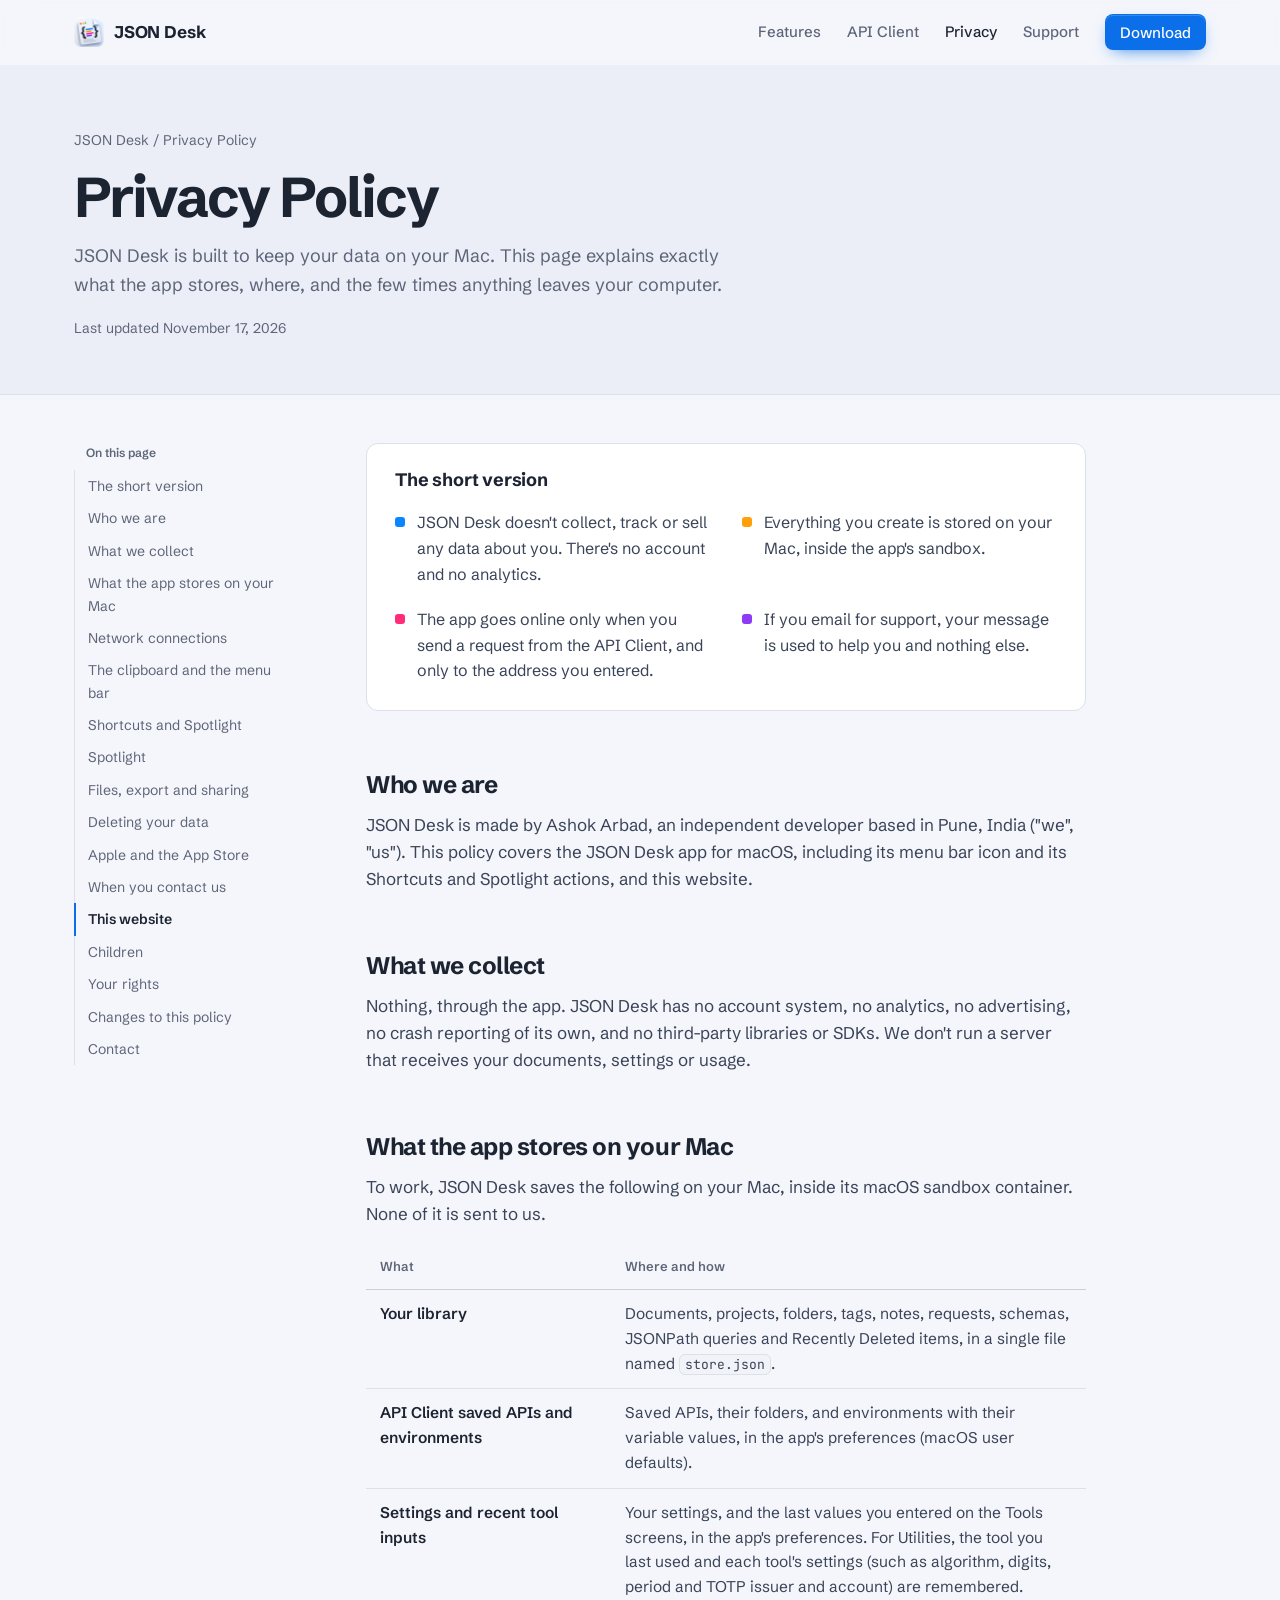
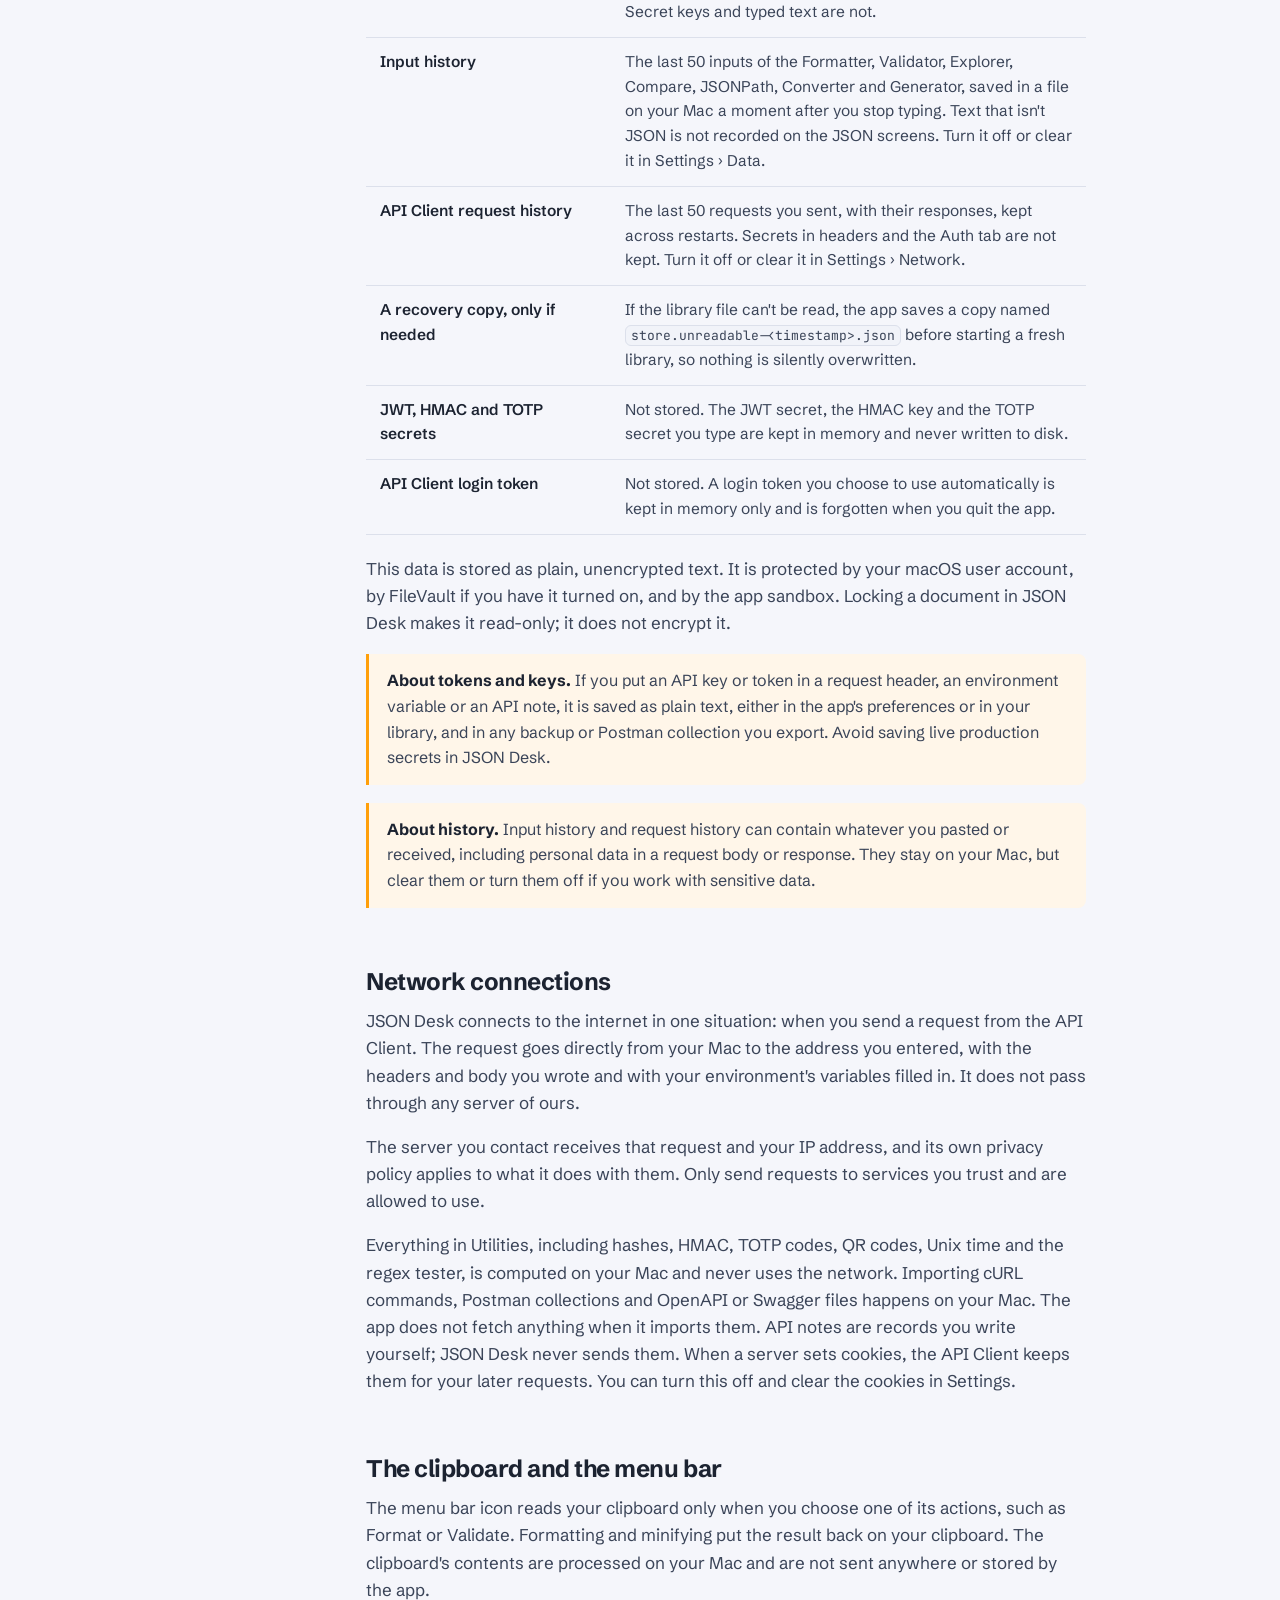
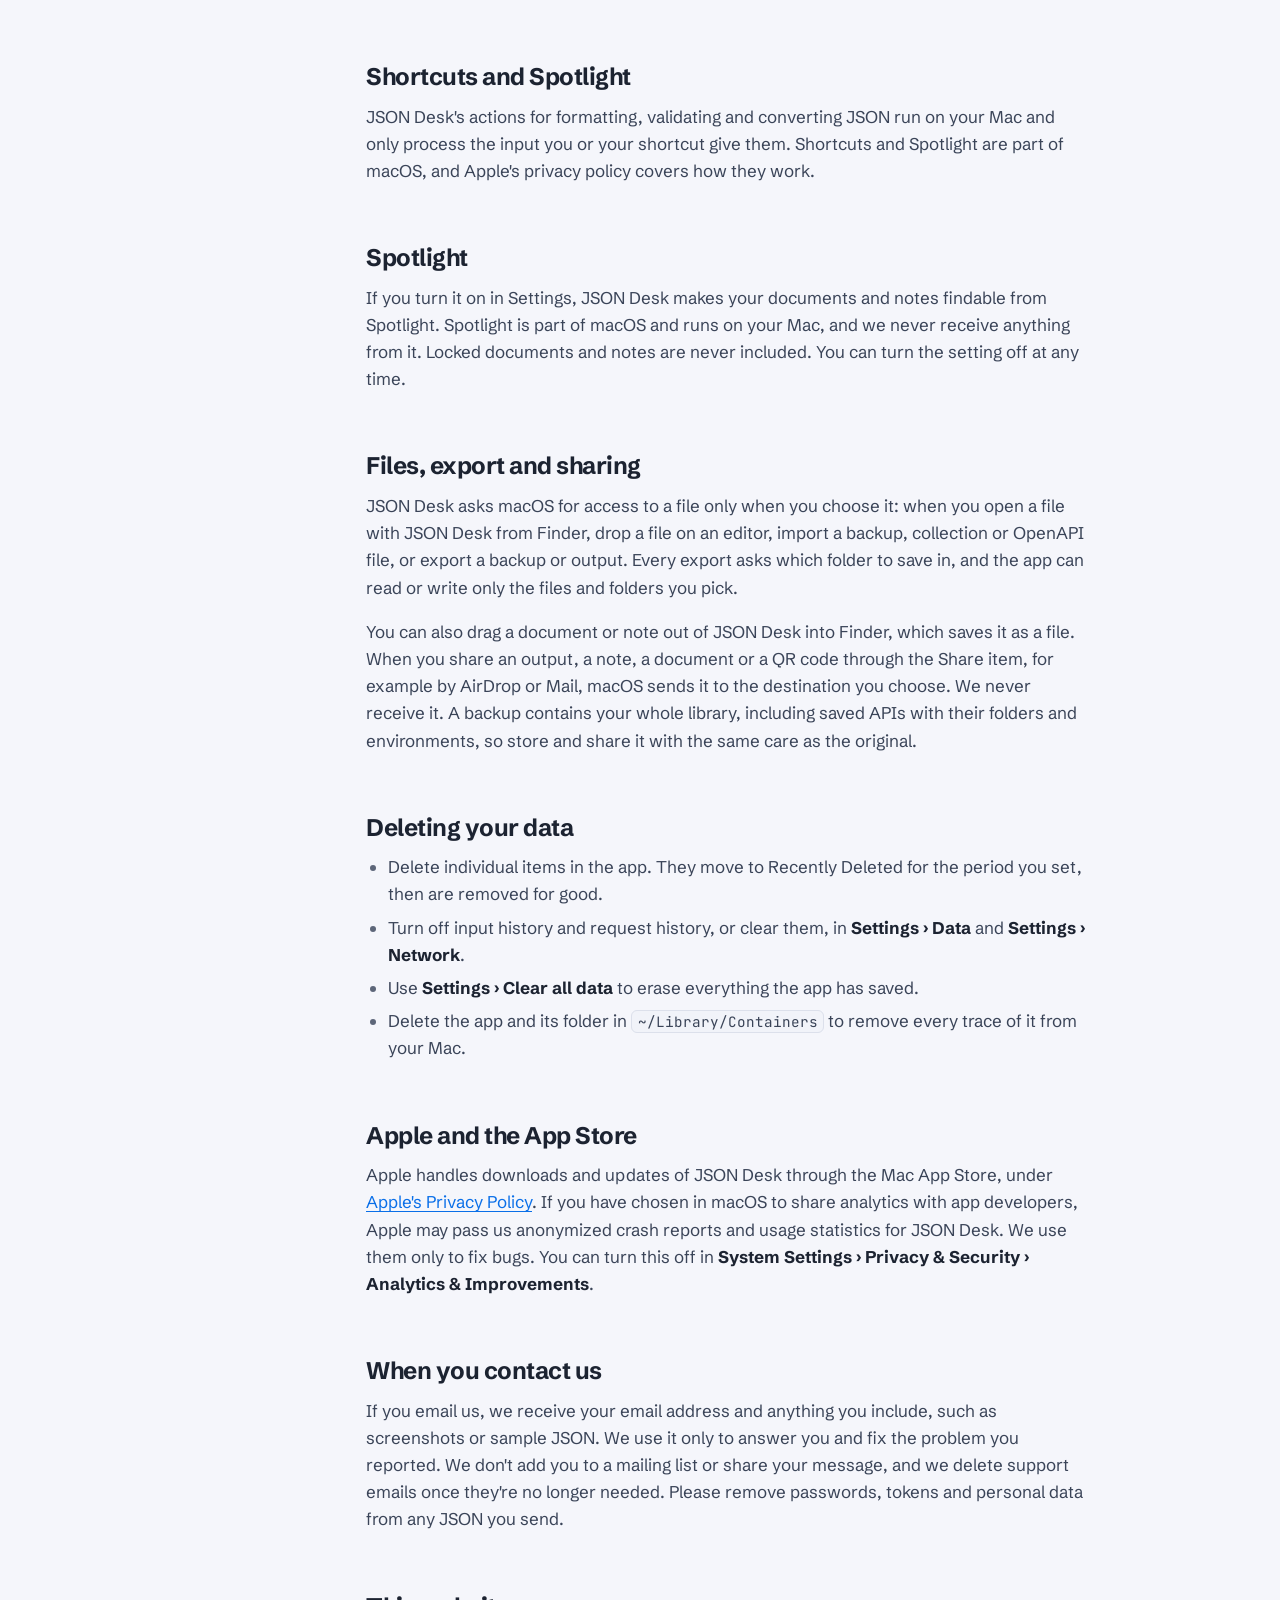
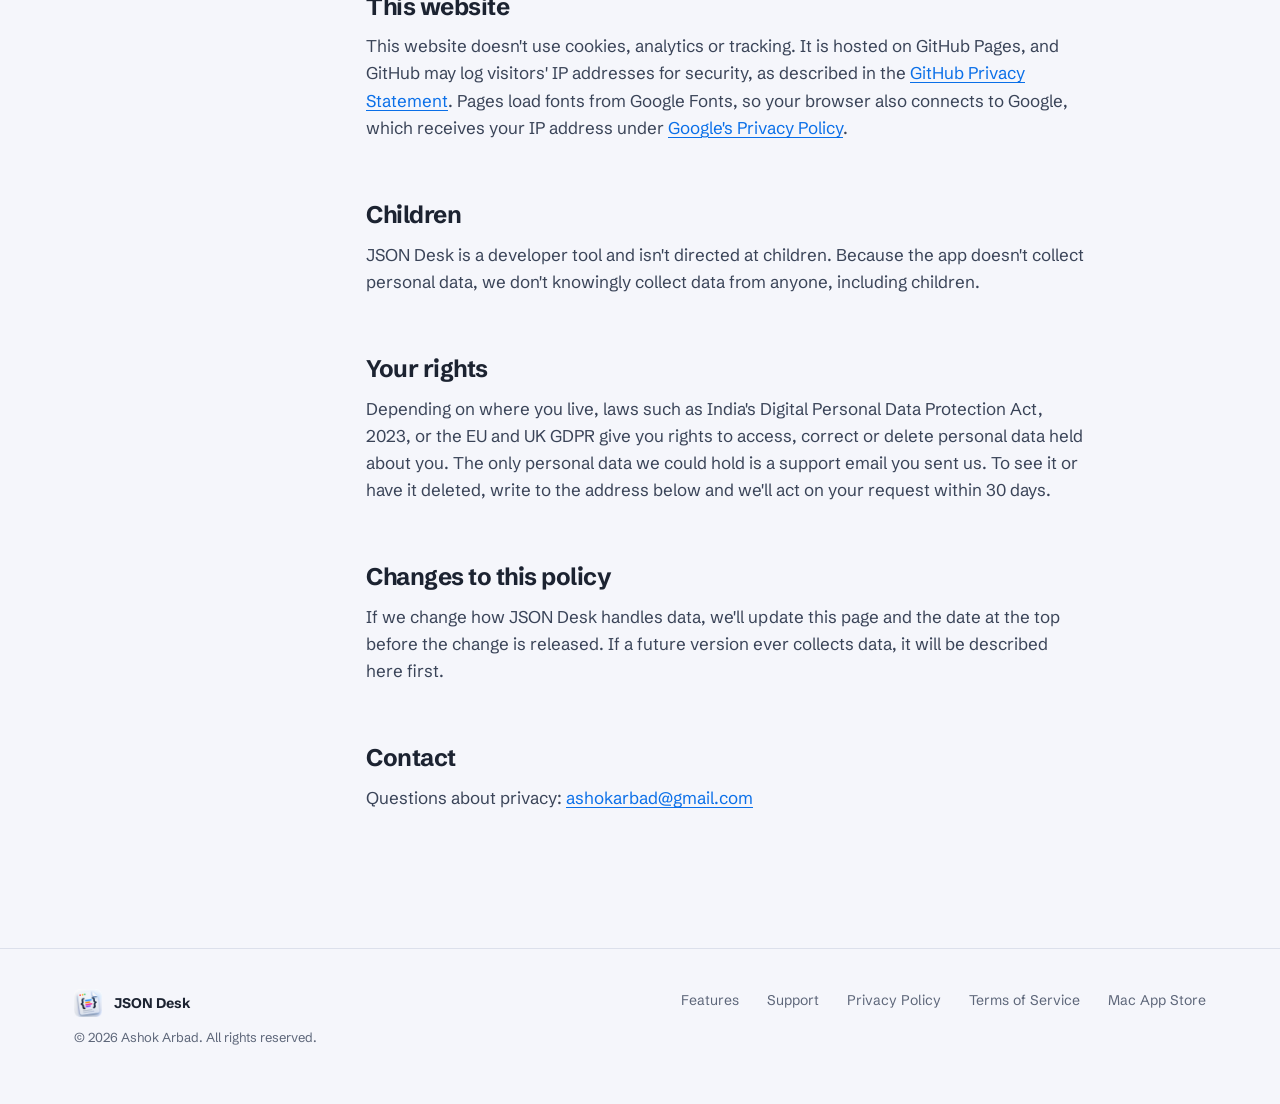
<file: privacy-policy.html>
<!doctype html>
<html lang="en">
<head>
  <meta charset="utf-8">
  <meta name="viewport" content="width=device-width, initial-scale=1">
  <title>Privacy Policy | JSON Desk</title>
  <meta name="description" content="How JSON Desk handles your data. No account, no analytics, and everything you create stays on your Mac.">
  <link rel="canonical" href="https://ashokarbad.github.io/JSNDeskWeb/privacy-policy">
  <meta name="color-scheme" content="light dark">
  <meta name="theme-color" content="#ECEEF7" media="(prefers-color-scheme: light)">
  <meta name="theme-color" content="#121621" media="(prefers-color-scheme: dark)">
  <meta property="og:title" content="Privacy Policy | JSON Desk">
  <meta property="og:description" content="How JSON Desk handles your data. No account, no analytics, and everything you create stays on your Mac.">
  <meta property="og:url" content="https://ashokarbad.github.io/JSNDeskWeb/privacy-policy">
  <meta property="og:image" content="https://ashokarbad.github.io/JSNDeskWeb/icon.png">
  <link rel="icon" type="image/png" href="icon.png">
  <link rel="apple-touch-icon" href="icon.png">
  <link rel="preconnect" href="https://fonts.googleapis.com">
  <link rel="preconnect" href="https://fonts.gstatic.com" crossorigin>
  <link href="https://fonts.googleapis.com/css2?family=JetBrains+Mono:wght@400;500;700&family=Schibsted+Grotesk:wght@400;500;600;700&display=swap" rel="stylesheet">
  <link rel="stylesheet" href="styles.css">
</head>
<body>
  <a class="skip" href="#main">Skip to content</a>

  <header class="site-header">
    <div class="wrap">
      <a class="brand" href="./"><img src="icon.png" alt="" width="30" height="30">JSON Desk</a>
      <nav class="site-nav" aria-label="Main">
        <a class="nav-wide" href="./#features">Features</a>
        <a class="nav-wide" href="./#api-client">API Client</a>
        <a href="privacy-policy" aria-current="page">Privacy</a>
        <a href="support">Support</a>
        <a class="btn btn-primary btn-sm nav-wide" href="https://apps.apple.com/in/app/json-desk/id6827042635?mt=12">Download</a>
      </nav>
    </div>
  </header>

  <main id="main">
    <div class="doc-hero">
      <div class="wrap">
        <p class="crumb"><a href="./">JSON Desk</a> / Privacy Policy</p>
        <h1>Privacy Policy</h1>
        <p class="lede">JSON Desk is built to keep your data on your Mac. This page explains exactly what the app stores, where, and the few times anything leaves your computer.</p>
        <p class="meta">Last updated November 17, 2026</p>
      </div>
    </div>

    <div class="wrap doc-layout">
      <nav class="toc" aria-label="On this page">
        <p>On this page</p>
        <ol>
          <li><a href="#short">The short version</a></li>
          <li><a href="#who">Who we are</a></li>
          <li><a href="#collect">What we collect</a></li>
          <li><a href="#on-your-mac">What the app stores on your Mac</a></li>
          <li><a href="#network">Network connections</a></li>
          <li><a href="#clipboard">The clipboard and the menu bar</a></li>
          <li><a href="#shortcuts">Shortcuts and Spotlight</a></li>
          <li><a href="#spotlight">Spotlight</a></li>
          <li><a href="#files">Files, export and sharing</a></li>
          <li><a href="#deleting">Deleting your data</a></li>
          <li><a href="#apple">Apple and the App Store</a></li>
          <li><a href="#support">When you contact us</a></li>
          <li><a href="#website">This website</a></li>
          <li><a href="#children">Children</a></li>
          <li><a href="#rights">Your rights</a></li>
          <li><a href="#changes">Changes to this policy</a></li>
          <li><a href="#contact">Contact</a></li>
        </ol>
      </nav>
      <article class="prose">
<section class="summary" aria-labelledby="short">
  <h2 id="short">The short version</h2>
  <div>JSON Desk doesn't collect, track or sell any data about you. There's no account and no analytics.</div>
  <div>Everything you create is stored on your Mac, inside the app's sandbox.</div>
  <div>The app goes online only when you send a request from the API Client, and only to the address you entered.</div>
  <div>If you email for support, your message is used to help you and nothing else.</div>
</section>

<h2 id="who">Who we are</h2>
<p>JSON Desk is made by Ashok Arbad, an independent developer based in Pune, India ("we", "us"). This policy covers the JSON Desk app for macOS, including its menu bar icon and its Shortcuts and Spotlight actions, and this website.</p>

<h2 id="collect">What we collect</h2>
<p>Nothing, through the app. JSON Desk has no account system, no analytics, no advertising, no crash reporting of its own, and no third-party libraries or SDKs. We don't run a server that receives your documents, settings or usage.</p>

<h2 id="on-your-mac">What the app stores on your Mac</h2>
<p>To work, JSON Desk saves the following on your Mac, inside its macOS sandbox container. None of it is sent to us.</p>
<table class="table">
  <thead><tr><th>What</th><th>Where and how</th></tr></thead>
  <tbody>
    <tr><td>Your library</td><td>Documents, projects, folders, tags, notes, requests, schemas, JSONPath queries and Recently Deleted items, in a single file named <code>store.json</code>.</td></tr>
    <tr><td>API Client saved APIs and environments</td><td>Saved APIs, their folders, and environments with their variable values, in the app's preferences (macOS user defaults).</td></tr>
    <tr><td>Settings and recent tool inputs</td><td>Your settings, and the last values you entered on the Tools screens, in the app's preferences. For Utilities, the tool you last used and each tool's settings (such as algorithm, digits, period and TOTP issuer and account) are remembered. Secret keys and typed text are not.</td></tr>
    <tr><td>Input history</td><td>The last 50 inputs of the Formatter, Validator, Explorer, Compare, JSONPath, Converter and Generator, saved in a file on your Mac a moment after you stop typing. Text that isn't JSON is not recorded on the JSON screens. Turn it off or clear it in Settings › Data.</td></tr>
    <tr><td>API Client request history</td><td>The last 50 requests you sent, with their responses, kept across restarts. Secrets in headers and the Auth tab are not kept. Turn it off or clear it in Settings › Network.</td></tr>
    <tr><td>A recovery copy, only if needed</td><td>If the library file can't be read, the app saves a copy named <code>store.unreadable-&lt;timestamp&gt;.json</code> before starting a fresh library, so nothing is silently overwritten.</td></tr>
    <tr><td>JWT, HMAC and TOTP secrets</td><td>Not stored. The JWT secret, the HMAC key and the TOTP secret you type are kept in memory and never written to disk.</td></tr>
    <tr><td>API Client login token</td><td>Not stored. A login token you choose to use automatically is kept in memory only and is forgotten when you quit the app.</td></tr>
  </tbody>
</table>
<p>This data is stored as plain, unencrypted text. It is protected by your macOS user account, by FileVault if you have it turned on, and by the app sandbox. Locking a document in JSON Desk makes it read-only; it does not encrypt it.</p>
<div class="note">
  <p><strong>About tokens and keys.</strong> If you put an API key or token in a request header, an environment variable or an API note, it is saved as plain text, either in the app's preferences or in your library, and in any backup or Postman collection you export. Avoid saving live production secrets in JSON Desk.</p>
</div>

<div class="note">
  <p><strong>About history.</strong> Input history and request history can contain whatever you pasted or received, including personal data in a request body or response. They stay on your Mac, but clear them or turn them off if you work with sensitive data.</p>
</div>

<h2 id="network">Network connections</h2>
<p>JSON Desk connects to the internet in one situation: when you send a request from the API Client. The request goes directly from your Mac to the address you entered, with the headers and body you wrote and with your environment's variables filled in. It does not pass through any server of ours.</p>
<p>The server you contact receives that request and your IP address, and its own privacy policy applies to what it does with them. Only send requests to services you trust and are allowed to use.</p>
<p>Everything in Utilities, including hashes, HMAC, TOTP codes, QR codes, Unix time and the regex tester, is computed on your Mac and never uses the network. Importing cURL commands, Postman collections and OpenAPI or Swagger files happens on your Mac. The app does not fetch anything when it imports them. API notes are records you write yourself; JSON Desk never sends them. When a server sets cookies, the API Client keeps them for your later requests. You can turn this off and clear the cookies in Settings.</p>

<h2 id="clipboard">The clipboard and the menu bar</h2>
<p>The menu bar icon reads your clipboard only when you choose one of its actions, such as Format or Validate. Formatting and minifying put the result back on your clipboard. The clipboard's contents are processed on your Mac and are not sent anywhere or stored by the app.</p>

<h2 id="shortcuts">Shortcuts and Spotlight</h2>
<p>JSON Desk's actions for formatting, validating and converting JSON run on your Mac and only process the input you or your shortcut give them. Shortcuts and Spotlight are part of macOS, and Apple's privacy policy covers how they work.</p>

<h2 id="spotlight">Spotlight</h2>
<p>If you turn it on in Settings, JSON Desk makes your documents and notes findable from Spotlight. Spotlight is part of macOS and runs on your Mac, and we never receive anything from it. Locked documents and notes are never included. You can turn the setting off at any time.</p>

<h2 id="files">Files, export and sharing</h2>
<p>JSON Desk asks macOS for access to a file only when you choose it: when you open a file with JSON Desk from Finder, drop a file on an editor, import a backup, collection or OpenAPI file, or export a backup or output. Every export asks which folder to save in, and the app can read or write only the files and folders you pick.</p>
<p>You can also drag a document or note out of JSON Desk into Finder, which saves it as a file. When you share an output, a note, a document or a QR code through the Share item, for example by AirDrop or Mail, macOS sends it to the destination you choose. We never receive it. A backup contains your whole library, including saved APIs with their folders and environments, so store and share it with the same care as the original.</p>

<h2 id="deleting">Deleting your data</h2>
<ul>
  <li>Delete individual items in the app. They move to Recently Deleted for the period you set, then are removed for good.</li>
  <li>Turn off input history and request history, or clear them, in <strong>Settings › Data</strong> and <strong>Settings › Network</strong>.</li>
  <li>Use <strong>Settings › Clear all data</strong> to erase everything the app has saved.</li>
  <li>Delete the app and its folder in <code>~/Library/Containers</code> to remove every trace of it from your Mac.</li>
</ul>

<h2 id="apple">Apple and the App Store</h2>
<p>Apple handles downloads and updates of JSON Desk through the Mac App Store, under <a href="https://www.apple.com/legal/privacy/">Apple's Privacy Policy</a>. If you have chosen in macOS to share analytics with app developers, Apple may pass us anonymized crash reports and usage statistics for JSON Desk. We use them only to fix bugs. You can turn this off in <strong>System Settings › Privacy &amp; Security › Analytics &amp; Improvements</strong>.</p>

<h2 id="support">When you contact us</h2>
<p>If you email us, we receive your email address and anything you include, such as screenshots or sample JSON. We use it only to answer you and fix the problem you reported. We don't add you to a mailing list or share your message, and we delete support emails once they're no longer needed. Please remove passwords, tokens and personal data from any JSON you send.</p>

<h2 id="website">This website</h2>
<p>This website doesn't use cookies, analytics or tracking. It is hosted on GitHub Pages, and GitHub may log visitors' IP addresses for security, as described in the <a href="https://docs.github.com/en/site-policy/privacy-policies/github-general-privacy-statement">GitHub Privacy Statement</a>. Pages load fonts from Google Fonts, so your browser also connects to Google, which receives your IP address under <a href="https://policies.google.com/privacy">Google's Privacy Policy</a>.</p>

<h2 id="children">Children</h2>
<p>JSON Desk is a developer tool and isn't directed at children. Because the app doesn't collect personal data, we don't knowingly collect data from anyone, including children.</p>

<h2 id="rights">Your rights</h2>
<p>Depending on where you live, laws such as India's Digital Personal Data Protection Act, 2023, or the EU and UK GDPR give you rights to access, correct or delete personal data held about you. The only personal data we could hold is a support email you sent us. To see it or have it deleted, write to the address below and we'll act on your request within 30 days.</p>

<h2 id="changes">Changes to this policy</h2>
<p>If we change how JSON Desk handles data, we'll update this page and the date at the top before the change is released. If a future version ever collects data, it will be described here first.</p>

<h2 id="contact">Contact</h2>
<p>Questions about privacy: <a href="mailto:ashokarbad@gmail.com?subject=JSON%20Desk%20privacy">ashokarbad@gmail.com</a></p>
      </article>
    </div>
  </main>

  <footer class="site-footer">
    <div class="wrap">
      <div>
        <div class="footer-brand"><img src="icon.png" alt="" width="28" height="28">JSON Desk</div>
        <small>© 2026 Ashok Arbad. All rights reserved.</small>
      </div>
      <nav class="footer-links" aria-label="Footer">
        <a href="./#features">Features</a>
        <a href="support">Support</a>
        <a href="privacy-policy">Privacy Policy</a>
        <a href="terms-of-service">Terms of Service</a>
        <a href="https://apps.apple.com/in/app/json-desk/id6827042635?mt=12">Mac App Store</a>
      </nav>
    </div>
  </footer>

  <script src="site.js"></script>
</body>
</html>
</file>
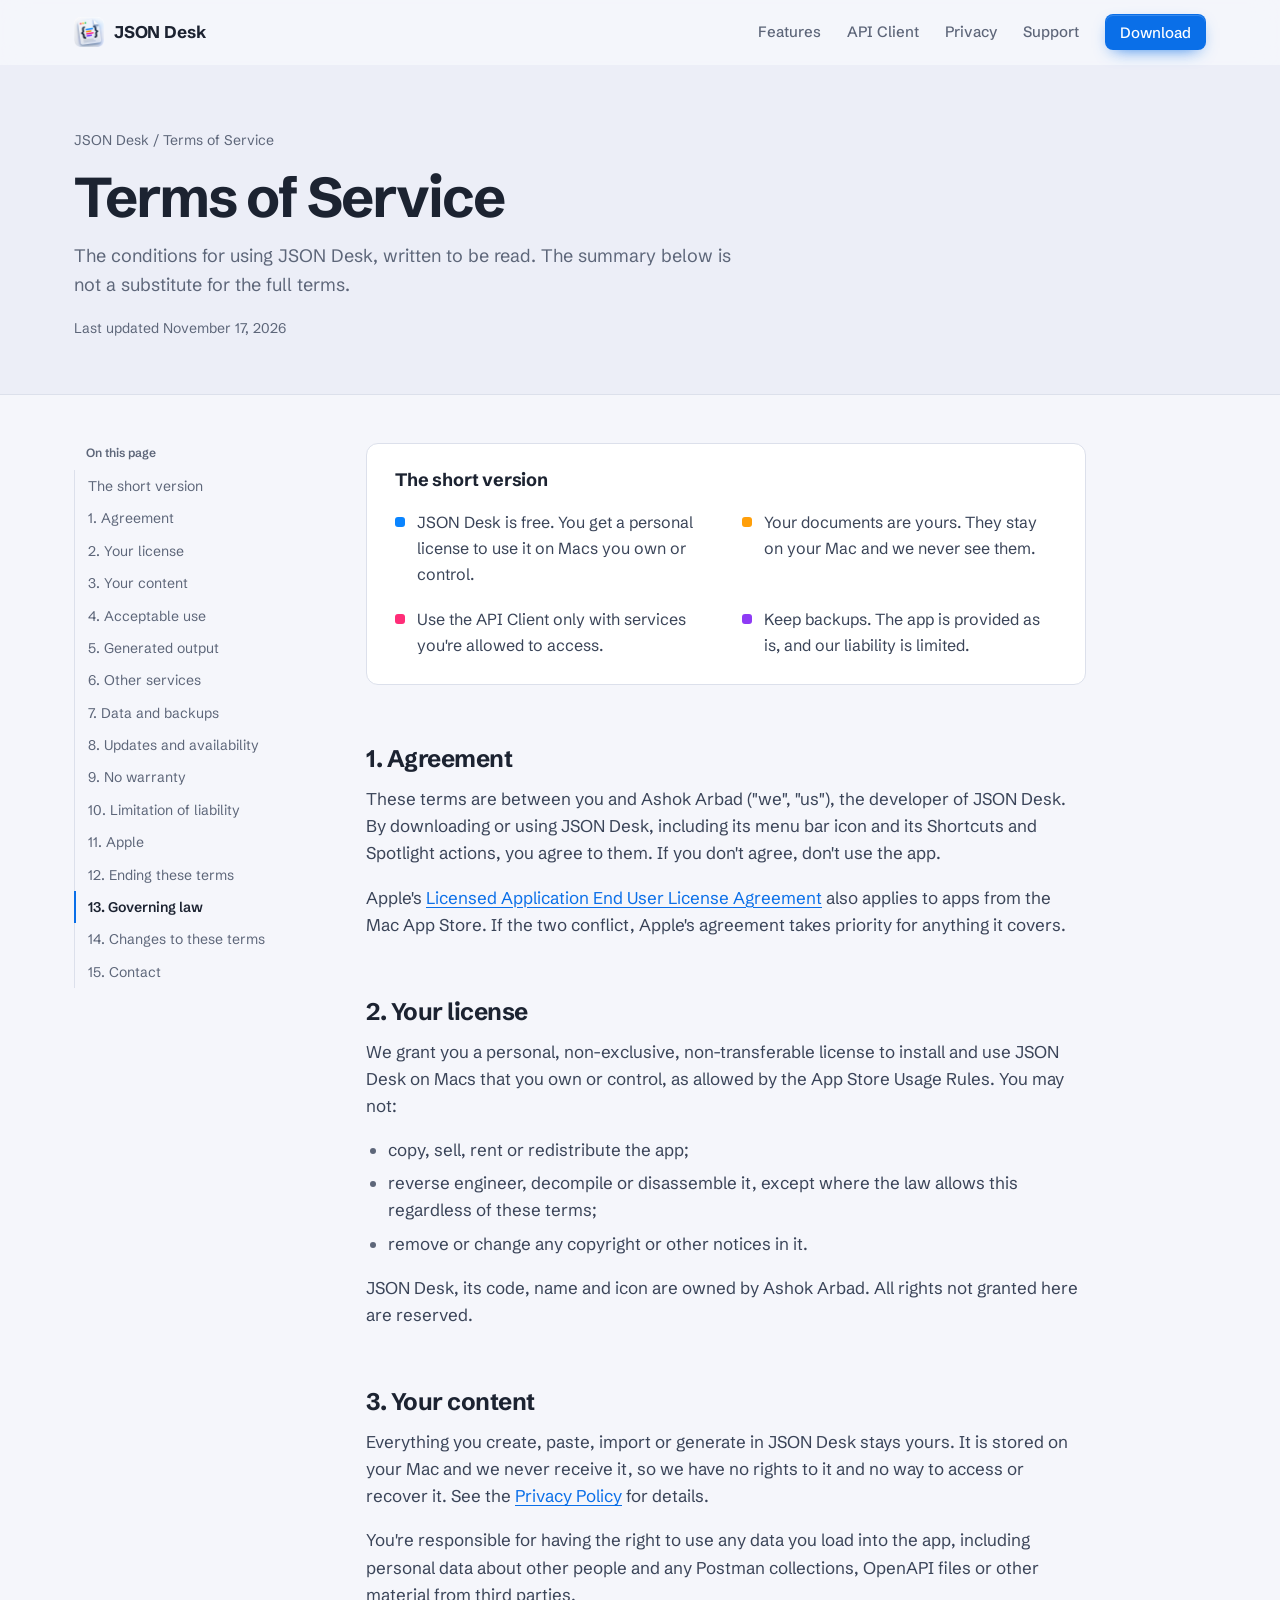
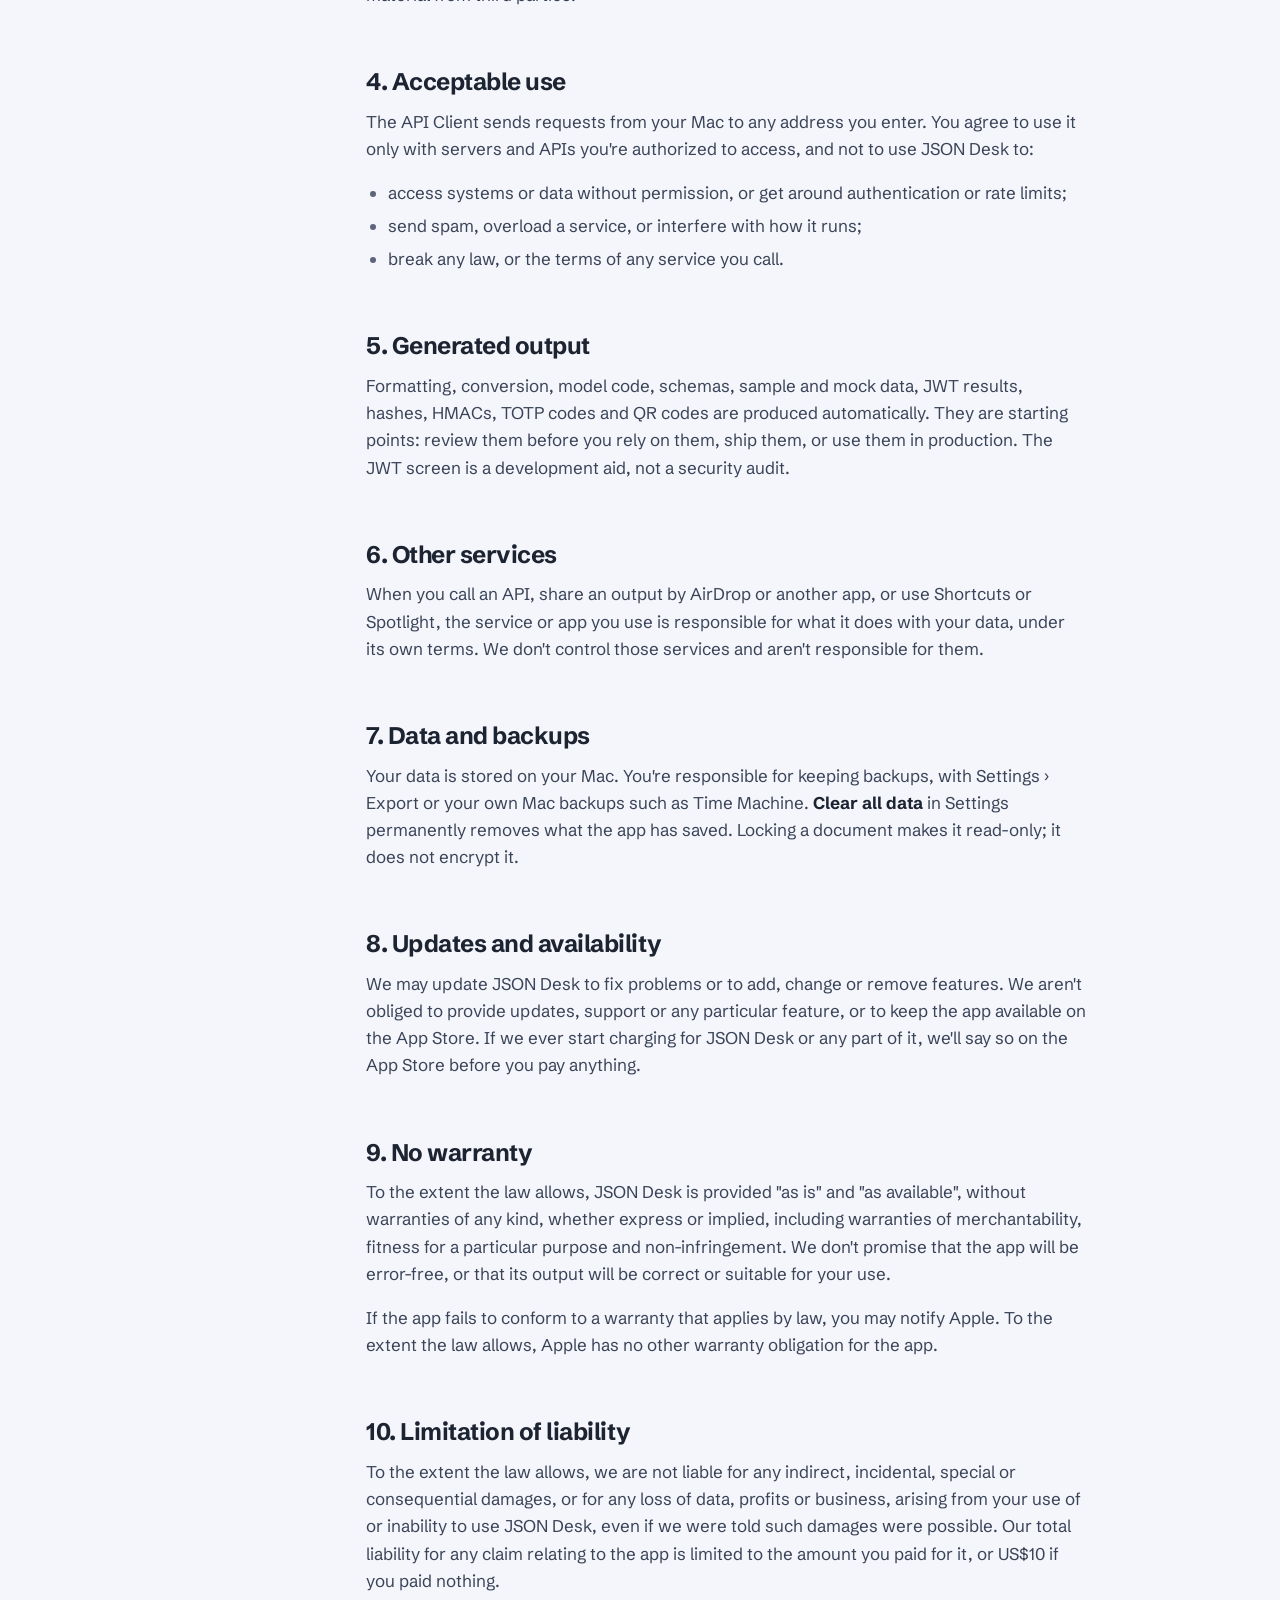
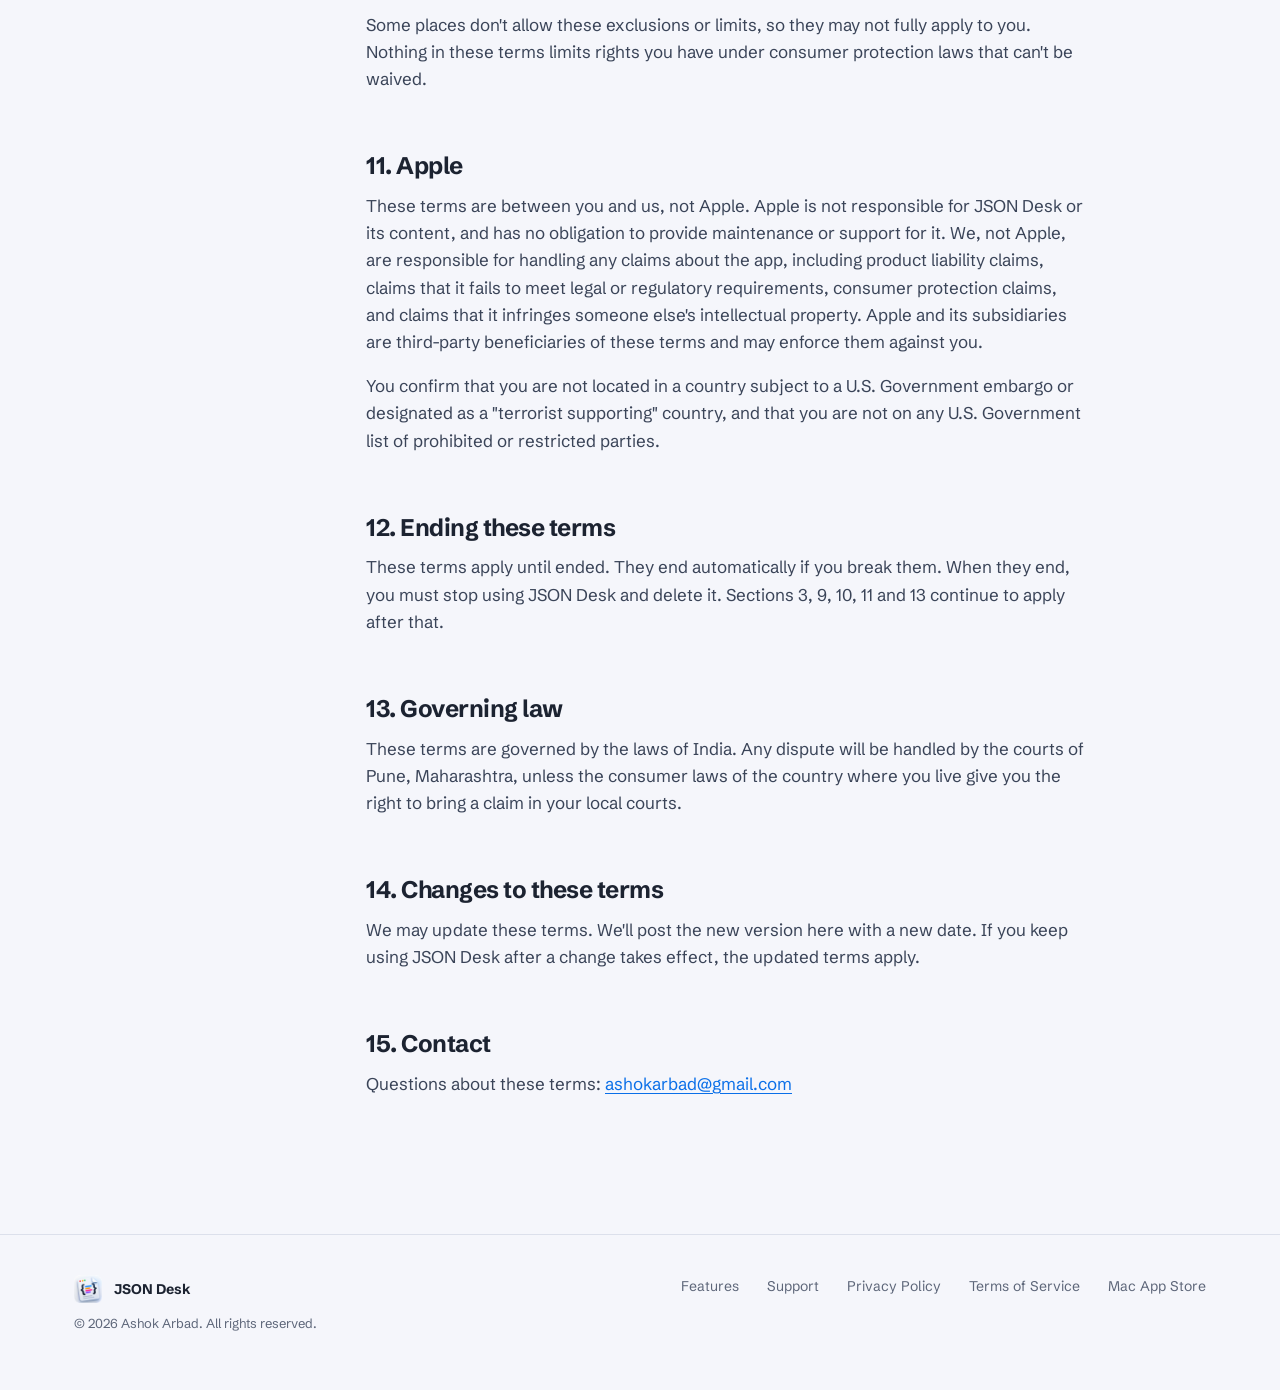
<file: terms-of-service.html>
<!doctype html>
<html lang="en">
<head>
  <meta charset="utf-8">
  <meta name="viewport" content="width=device-width, initial-scale=1">
  <title>Terms of Service | JSON Desk</title>
  <meta name="description" content="The terms that apply when you use JSON Desk for macOS.">
  <link rel="canonical" href="https://ashokarbad.github.io/JSNDeskWeb/terms-of-service">
  <meta name="color-scheme" content="light dark">
  <meta name="theme-color" content="#ECEEF7" media="(prefers-color-scheme: light)">
  <meta name="theme-color" content="#121621" media="(prefers-color-scheme: dark)">
  <meta property="og:title" content="Terms of Service | JSON Desk">
  <meta property="og:description" content="The terms that apply when you use JSON Desk for macOS.">
  <meta property="og:url" content="https://ashokarbad.github.io/JSNDeskWeb/terms-of-service">
  <meta property="og:image" content="https://ashokarbad.github.io/JSNDeskWeb/icon.png">
  <link rel="icon" type="image/png" href="icon.png">
  <link rel="apple-touch-icon" href="icon.png">
  <link rel="preconnect" href="https://fonts.googleapis.com">
  <link rel="preconnect" href="https://fonts.gstatic.com" crossorigin>
  <link href="https://fonts.googleapis.com/css2?family=JetBrains+Mono:wght@400;500;700&family=Schibsted+Grotesk:wght@400;500;600;700&display=swap" rel="stylesheet">
  <link rel="stylesheet" href="styles.css">
</head>
<body>
  <a class="skip" href="#main">Skip to content</a>

  <header class="site-header">
    <div class="wrap">
      <a class="brand" href="./"><img src="icon.png" alt="" width="30" height="30">JSON Desk</a>
      <nav class="site-nav" aria-label="Main">
        <a class="nav-wide" href="./#features">Features</a>
        <a class="nav-wide" href="./#api-client">API Client</a>
        <a href="privacy-policy">Privacy</a>
        <a href="support">Support</a>
        <a class="btn btn-primary btn-sm nav-wide" href="https://apps.apple.com/in/app/json-desk/id6827042635?mt=12">Download</a>
      </nav>
    </div>
  </header>

  <main id="main">
    <div class="doc-hero">
      <div class="wrap">
        <p class="crumb"><a href="./">JSON Desk</a> / Terms of Service</p>
        <h1>Terms of Service</h1>
        <p class="lede">The conditions for using JSON Desk, written to be read. The summary below is not a substitute for the full terms.</p>
        <p class="meta">Last updated November 17, 2026</p>
      </div>
    </div>

    <div class="wrap doc-layout">
      <nav class="toc" aria-label="On this page">
        <p>On this page</p>
        <ol>
          <li><a href="#short">The short version</a></li>
          <li><a href="#agreement">1. Agreement</a></li>
          <li><a href="#license">2. Your license</a></li>
          <li><a href="#content">3. Your content</a></li>
          <li><a href="#use">4. Acceptable use</a></li>
          <li><a href="#output">5. Generated output</a></li>
          <li><a href="#third-party">6. Other services</a></li>
          <li><a href="#backups">7. Data and backups</a></li>
          <li><a href="#updates">8. Updates and availability</a></li>
          <li><a href="#warranty">9. No warranty</a></li>
          <li><a href="#liability">10. Limitation of liability</a></li>
          <li><a href="#apple">11. Apple</a></li>
          <li><a href="#ending">12. Ending these terms</a></li>
          <li><a href="#law">13. Governing law</a></li>
          <li><a href="#changes">14. Changes to these terms</a></li>
          <li><a href="#contact">15. Contact</a></li>
        </ol>
      </nav>
      <article class="prose">
<section class="summary" aria-labelledby="short">
  <h2 id="short">The short version</h2>
  <div>JSON Desk is free. You get a personal license to use it on Macs you own or control.</div>
  <div>Your documents are yours. They stay on your Mac and we never see them.</div>
  <div>Use the API Client only with services you're allowed to access.</div>
  <div>Keep backups. The app is provided as is, and our liability is limited.</div>
</section>

<h2 id="agreement">1. Agreement</h2>
<p>These terms are between you and Ashok Arbad ("we", "us"), the developer of JSON Desk. By downloading or using JSON Desk, including its menu bar icon and its Shortcuts and Spotlight actions, you agree to them. If you don't agree, don't use the app.</p>
<p>Apple's <a href="https://www.apple.com/legal/internet-services/itunes/dev/stdeula/">Licensed Application End User License Agreement</a> also applies to apps from the Mac App Store. If the two conflict, Apple's agreement takes priority for anything it covers.</p>

<h2 id="license">2. Your license</h2>
<p>We grant you a personal, non-exclusive, non-transferable license to install and use JSON Desk on Macs that you own or control, as allowed by the App Store Usage Rules. You may not:</p>
<ul>
  <li>copy, sell, rent or redistribute the app;</li>
  <li>reverse engineer, decompile or disassemble it, except where the law allows this regardless of these terms;</li>
  <li>remove or change any copyright or other notices in it.</li>
</ul>
<p>JSON Desk, its code, name and icon are owned by Ashok Arbad. All rights not granted here are reserved.</p>

<h2 id="content">3. Your content</h2>
<p>Everything you create, paste, import or generate in JSON Desk stays yours. It is stored on your Mac and we never receive it, so we have no rights to it and no way to access or recover it. See the <a href="privacy-policy">Privacy Policy</a> for details.</p>
<p>You're responsible for having the right to use any data you load into the app, including personal data about other people and any Postman collections, OpenAPI files or other material from third parties.</p>

<h2 id="use">4. Acceptable use</h2>
<p>The API Client sends requests from your Mac to any address you enter. You agree to use it only with servers and APIs you're authorized to access, and not to use JSON Desk to:</p>
<ul>
  <li>access systems or data without permission, or get around authentication or rate limits;</li>
  <li>send spam, overload a service, or interfere with how it runs;</li>
  <li>break any law, or the terms of any service you call.</li>
</ul>

<h2 id="output">5. Generated output</h2>
<p>Formatting, conversion, model code, schemas, sample and mock data, JWT results, hashes, HMACs, TOTP codes and QR codes are produced automatically. They are starting points: review them before you rely on them, ship them, or use them in production. The JWT screen is a development aid, not a security audit.</p>

<h2 id="third-party">6. Other services</h2>
<p>When you call an API, share an output by AirDrop or another app, or use Shortcuts or Spotlight, the service or app you use is responsible for what it does with your data, under its own terms. We don't control those services and aren't responsible for them.</p>

<h2 id="backups">7. Data and backups</h2>
<p>Your data is stored on your Mac. You're responsible for keeping backups, with Settings › Export or your own Mac backups such as Time Machine. <strong>Clear all data</strong> in Settings permanently removes what the app has saved. Locking a document makes it read-only; it does not encrypt it.</p>

<h2 id="updates">8. Updates and availability</h2>
<p>We may update JSON Desk to fix problems or to add, change or remove features. We aren't obliged to provide updates, support or any particular feature, or to keep the app available on the App Store. If we ever start charging for JSON Desk or any part of it, we'll say so on the App Store before you pay anything.</p>

<h2 id="warranty">9. No warranty</h2>
<p>To the extent the law allows, JSON Desk is provided "as is" and "as available", without warranties of any kind, whether express or implied, including warranties of merchantability, fitness for a particular purpose and non-infringement. We don't promise that the app will be error-free, or that its output will be correct or suitable for your use.</p>
<p>If the app fails to conform to a warranty that applies by law, you may notify Apple. To the extent the law allows, Apple has no other warranty obligation for the app.</p>

<h2 id="liability">10. Limitation of liability</h2>
<p>To the extent the law allows, we are not liable for any indirect, incidental, special or consequential damages, or for any loss of data, profits or business, arising from your use of or inability to use JSON Desk, even if we were told such damages were possible. Our total liability for any claim relating to the app is limited to the amount you paid for it, or US$10 if you paid nothing.</p>
<p>Some places don't allow these exclusions or limits, so they may not fully apply to you. Nothing in these terms limits rights you have under consumer protection laws that can't be waived.</p>

<h2 id="apple">11. Apple</h2>
<p>These terms are between you and us, not Apple. Apple is not responsible for JSON Desk or its content, and has no obligation to provide maintenance or support for it. We, not Apple, are responsible for handling any claims about the app, including product liability claims, claims that it fails to meet legal or regulatory requirements, consumer protection claims, and claims that it infringes someone else's intellectual property. Apple and its subsidiaries are third-party beneficiaries of these terms and may enforce them against you.</p>
<p>You confirm that you are not located in a country subject to a U.S. Government embargo or designated as a "terrorist supporting" country, and that you are not on any U.S. Government list of prohibited or restricted parties.</p>

<h2 id="ending">12. Ending these terms</h2>
<p>These terms apply until ended. They end automatically if you break them. When they end, you must stop using JSON Desk and delete it. Sections 3, 9, 10, 11 and 13 continue to apply after that.</p>

<h2 id="law">13. Governing law</h2>
<p>These terms are governed by the laws of India. Any dispute will be handled by the courts of Pune, Maharashtra, unless the consumer laws of the country where you live give you the right to bring a claim in your local courts.</p>

<h2 id="changes">14. Changes to these terms</h2>
<p>We may update these terms. We'll post the new version here with a new date. If you keep using JSON Desk after a change takes effect, the updated terms apply.</p>

<h2 id="contact">15. Contact</h2>
<p>Questions about these terms: <a href="mailto:ashokarbad@gmail.com?subject=JSON%20Desk%20terms">ashokarbad@gmail.com</a></p>
      </article>
    </div>
  </main>

  <footer class="site-footer">
    <div class="wrap">
      <div>
        <div class="footer-brand"><img src="icon.png" alt="" width="28" height="28">JSON Desk</div>
        <small>© 2026 Ashok Arbad. All rights reserved.</small>
      </div>
      <nav class="footer-links" aria-label="Footer">
        <a href="./#features">Features</a>
        <a href="support">Support</a>
        <a href="privacy-policy">Privacy Policy</a>
        <a href="terms-of-service">Terms of Service</a>
        <a href="https://apps.apple.com/in/app/json-desk/id6827042635?mt=12">Mac App Store</a>
      </nav>
    </div>
  </footer>

  <script src="site.js"></script>
</body>
</html>
</file>
<file: styles.css>
/* JSON Desk website
   Colours come from the app icon: the slate braces, the cool lavender tile,
   and the four syntax bars, which also mark the four sidebar groups. */

:root {
  --bg: #F5F6FB;
  --bg-alt: #ECEEF7;
  --surface: #FFFFFF;
  --surface-2: #F1F3F9;
  --ink: #1C2331;
  --ink-2: #3A4458;
  --muted: #5D6679;
  --line: #DCE0EB;
  --line-strong: #C9CFDD;
  --slate: #253043;
  --accent: #0A6FE8;
  --accent-ink: #FFFFFF;
  --accent-soft: rgba(10, 111, 232, 0.12);
  --glow: rgba(64, 98, 226, 0.20);

  --blue: #0A84FF;
  --orange: #FF9F0A;
  --pink: #FF2D78;
  --purple: #8E3BF5;

  /* syntax, tuned for contrast on white */
  --c-key: #0A5FC4;
  --c-str: #C21A5A;
  --c-num: #A35200;
  --c-kw: #6B2BD1;
  --c-type: #0E7C6B;
  --c-punct: #6A7284;
  --c-comment: #8A92A3;

  --font: "Schibsted Grotesk", system-ui, -apple-system, "Segoe UI", sans-serif;
  --mono: "JetBrains Mono", ui-monospace, "SF Mono", Menlo, Consolas, monospace;

  --r-window: 14px;
  --r-panel: 12px;
  --r-control: 8px;
  --gutter: 24px;
  --max: 1180px;
  --header-h: 64px;
}

@media (prefers-color-scheme: dark) {
  :root {
    --bg: #0E1118;
    --bg-alt: #121621;
    --surface: #171B26;
    --surface-2: #1E2330;
    --ink: #E9ECF4;
    --ink-2: #C7CDDA;
    --muted: #98A1B4;
    --line: #283041;
    --line-strong: #364056;
    --slate: #1B2232;
    --accent: #4C9DFF;
    --accent-ink: #08101F;
    --accent-soft: rgba(76, 157, 255, 0.16);
    --glow: rgba(76, 140, 255, 0.16);

    --c-key: #74B6FF;
    --c-str: #FF80B2;
    --c-num: #FFB84D;
    --c-kw: #C2A0FF;
    --c-type: #5FD6C0;
    --c-punct: #8B94A8;
    --c-comment: #6E778B;
  }
}

/* ---------- base ---------- */

*, *::before, *::after { box-sizing: border-box; }
html { -webkit-text-size-adjust: 100%; scroll-padding-top: calc(var(--header-h) + 16px); }
@media (prefers-reduced-motion: no-preference) { html { scroll-behavior: smooth; } }

body {
  margin: 0;
  background: var(--bg);
  color: var(--ink);
  font-family: var(--font);
  font-size: 17px;
  line-height: 1.6;
  -webkit-font-smoothing: antialiased;
  text-rendering: optimizeLegibility;
}

img, svg { display: block; max-width: 100%; }
a { color: var(--accent); text-underline-offset: 3px; text-decoration-thickness: 1px; }
a:hover { text-decoration-thickness: 2px; }
p { margin: 0 0 1em; }
h1, h2, h3, h4 { text-wrap: balance; margin: 0; line-height: 1.15; letter-spacing: -0.02em; font-weight: 700; }

:focus-visible { outline: 3px solid var(--accent); outline-offset: 3px; border-radius: 6px; }

code, kbd {
  font-family: var(--mono);
  font-size: 0.84em;
  background: var(--surface-2);
  border: 1px solid var(--line);
  border-radius: 6px;
  padding: 0.08em 0.4em;
  overflow-wrap: anywhere;
}
kbd { border-bottom-width: 2px; font-weight: 500; }

.skip {
  position: absolute; left: -999px; top: 10px; z-index: 50;
  background: var(--surface); color: var(--ink);
  padding: 10px 14px; border-radius: 8px; box-shadow: 0 4px 16px rgba(0,0,0,.15);
}
.skip:focus { left: 10px; }

.wrap { max-width: var(--max); margin: 0 auto; padding: 0 var(--gutter); }

.visually-hidden {
  position: absolute !important; width: 1px; height: 1px; overflow: hidden;
  clip: rect(0 0 0 0); white-space: nowrap;
}

/* ---------- header ---------- */

.site-header {
  position: sticky; top: 0; z-index: 20;
  background: color-mix(in srgb, var(--bg) 82%, transparent);
  backdrop-filter: saturate(170%) blur(14px);
  -webkit-backdrop-filter: saturate(170%) blur(14px);
  border-bottom: 1px solid transparent;
  transition: border-color .2s;
}
.site-header.is-scrolled { border-bottom-color: var(--line); }
.site-header .wrap {
  display: flex; align-items: center; gap: 24px; min-height: var(--header-h);
}

.brand {
  display: inline-flex; align-items: center; gap: 10px;
  color: var(--ink); text-decoration: none;
  font-weight: 700; font-size: 17px; letter-spacing: -0.01em;
  margin-right: auto;
}
.brand img { width: 30px; height: 30px; }

.site-nav { display: flex; align-items: center; gap: 26px; }
.site-nav a { color: var(--muted); text-decoration: none; font-size: 15px; font-weight: 500; }
.site-nav a:hover, .site-nav a[aria-current="page"] { color: var(--ink); }
.site-nav a.btn-primary, .site-nav a.btn-primary:hover { color: var(--accent-ink); }

/* ---------- buttons ---------- */

.btn {
  display: inline-flex; align-items: center; justify-content: center; gap: 10px;
  min-height: 46px; padding: 0 22px;
  border-radius: var(--r-control);
  font: 600 15px/1 var(--font);
  text-decoration: none; white-space: nowrap;
  border: 1px solid transparent;
  cursor: pointer;
}
.btn-primary { background: var(--accent); color: var(--accent-ink); box-shadow: 0 1px 0 rgba(255,255,255,.18) inset, 0 6px 18px -8px var(--accent); }
.btn-primary:hover { filter: brightness(1.07); }
.btn-quiet { background: var(--surface); color: var(--ink); border-color: var(--line-strong); }
.btn-quiet:hover { border-color: var(--muted); }
.btn-sm { min-height: 36px; padding: 0 14px; font-size: 14px; }
.btn svg { width: 18px; height: 18px; flex: none; }

/* ---------- hero ---------- */

.hero { padding: 72px 0 0; text-align: center; overflow-x: clip; }
.hero-icon { width: 96px; height: 96px; margin: 0 auto 28px; filter: drop-shadow(0 14px 24px var(--glow)); }
.hero h1 {
  font-size: clamp(40px, 6.4vw, 72px);
  line-height: 1.02;
  letter-spacing: -0.035em;
  max-width: 20ch;
  margin: 0 auto 22px;
  text-wrap: balance;
}
.hero .lede {
  font-size: clamp(18px, 2vw, 20px);
  color: var(--muted);
  max-width: 58ch;
  margin: 0 auto 32px;
}
.hero-actions { display: flex; flex-wrap: wrap; gap: 12px; justify-content: center; }
.hero-meta { margin: 18px 0 0; font-size: 14px; color: var(--muted); }

.hero-stage { position: relative; margin-top: 64px; padding-bottom: 24px; }
.hero-stage::before {
  content: ""; position: absolute; inset: 12% -10% auto; height: 70%;
  background: radial-gradient(60% 60% at 50% 40%, var(--glow), transparent 70%);
  z-index: -1; pointer-events: none;
}

/* ---------- mac window mock ---------- */

.window {
  text-align: left;
  background: var(--surface);
  border-radius: var(--r-window);
  box-shadow:
    0 0 0 1px var(--line),
    0 2px 4px rgba(16, 24, 48, .05),
    0 40px 90px -36px rgba(30, 50, 120, .35);
  overflow: hidden;
  min-width: 0;
}
.titlebar {
  display: flex; align-items: center; gap: 16px;
  height: 46px; padding: 0 16px;
  background: var(--surface-2);
  border-bottom: 1px solid var(--line);
}
.lights { display: flex; gap: 8px; flex: none; }
.lights i { width: 12px; height: 12px; border-radius: 50%; display: block; }
.lights i:nth-child(1) { background: #FF5F57; }
.lights i:nth-child(2) { background: #FEBC2E; }
.lights i:nth-child(3) { background: #28C840; }
.titlebar-title { font-size: 13px; font-weight: 600; color: var(--ink-2); }
.titlebar-tools { margin-left: auto; display: flex; gap: 8px; align-items: center; }

.chip {
  display: inline-flex; align-items: center; gap: 6px;
  height: 26px; padding: 0 10px;
  border: 1px solid var(--line); border-radius: 7px;
  background: var(--surface);
  font: 500 12px/1 var(--font); color: var(--ink-2);
  white-space: nowrap;
}
.chip .caret { width: 8px; height: 8px; opacity: .6; }

.app {
  display: grid;
  grid-template-columns: 1fr;
  min-height: 460px;
}
@media (min-width: 980px) { .app { grid-template-columns: 200px 1fr; } }

.app-sidebar {
  display: none;
  padding: 14px 10px;
  border-right: 1px solid var(--line);
  background: color-mix(in srgb, var(--surface-2) 55%, var(--surface));
  font-size: 13px;
}
@media (min-width: 980px) { .app-sidebar { display: block; } }
.app-sidebar h4 {
  font-size: 11px; font-weight: 600; color: var(--muted); letter-spacing: 0;
  margin: 12px 10px 4px;
}
.app-sidebar h4:first-child { margin-top: 2px; }
.app-sidebar ul { list-style: none; margin: 0; padding: 0; }
.app-sidebar li {
  display: flex; align-items: center; gap: 9px;
  padding: 5px 10px; border-radius: 6px; color: var(--ink-2);
}
.app-sidebar li::before {
  content: ""; width: 10px; height: 4px; border-radius: 9px; flex: none;
  background: var(--dot, var(--line-strong));
}
.app-sidebar .g-work li { --dot: var(--blue); }
.app-sidebar .g-lib li { --dot: var(--orange); }
.app-sidebar .g-tools li { --dot: var(--pink); }
.app-sidebar li.on { background: var(--accent-soft); color: var(--ink); font-weight: 600; }

.app-main { min-width: 0; display: flex; flex-direction: column; }
.app-toolbar {
  display: flex; align-items: center; flex-wrap: wrap; gap: 10px;
  padding: 12px 16px; border-bottom: 1px solid var(--line);
}
.app-toolbar h3 { font-size: 15px; letter-spacing: -0.01em; margin-right: auto; }
.swap { color: var(--muted); font-size: 14px; }

.panes { display: grid; grid-template-columns: 1fr; flex: 1; min-height: 0; }
@media (min-width: 760px) { .panes { grid-template-columns: 0.85fr 1.15fr; } }
.pane { min-width: 0; display: flex; flex-direction: column; }
.pane + .pane { border-top: 1px solid var(--line); }
@media (min-width: 760px) { .pane + .pane { border-top: 0; border-left: 1px solid var(--line); } }
.pane-input { display: none; }
@media (min-width: 760px) { .pane-input { display: flex; } }

.pane-head {
  display: flex; align-items: center; gap: 8px;
  padding: 8px 14px; min-height: 42px;
  border-bottom: 1px solid var(--line);
  font-size: 12px; color: var(--muted); font-weight: 600;
}

.tabs {
  display: flex; gap: 2px; overflow-x: auto; scrollbar-width: none;
  padding: 6px 8px; border-bottom: 1px solid var(--line);
}
.tabs::-webkit-scrollbar { display: none; }
.tabs button {
  flex: none;
  font: 500 12.5px/1 var(--font); color: var(--muted);
  background: none; border: 0; border-radius: 6px;
  padding: 8px 11px; cursor: pointer;
}
.tabs button:hover { color: var(--ink); background: var(--surface-2); }
.tabs button[aria-selected="true"] { color: var(--ink); background: var(--accent-soft); font-weight: 600; }

.code {
  margin: 0; padding: 16px 18px 20px;
  font-family: var(--mono); font-size: 12.75px; line-height: 1.72;
  color: var(--c-punct);
  white-space: pre; overflow: auto;
  tab-size: 4;
  flex: 1;
}
.code .ln { display: block; min-height: 1.72em; }
.code.reveal .ln { animation: ln-in .34s cubic-bezier(.2,.7,.2,1) both; }
@keyframes ln-in { from { opacity: 0; transform: translateY(5px); } }
.t-key { color: var(--c-key); }
.t-str { color: var(--c-str); }
.t-num { color: var(--c-num); }
.t-kw { color: var(--c-kw); }
.t-type { color: var(--c-type); }
.t-com { color: var(--c-comment); font-style: italic; }
.t-ok { color: #1E9E4A; font-weight: 600; }
@media (prefers-color-scheme: dark) { .t-ok { color: #4CD97B; } }

.statusbar {
  display: flex; justify-content: space-between; gap: 16px;
  padding: 7px 16px; border-top: 1px solid var(--line);
  font-size: 12px; color: var(--muted);
}
.status-ok::before {
  content: ""; display: inline-block; width: 7px; height: 7px; border-radius: 50%;
  background: #28C840; margin-right: 7px; vertical-align: 1px;
}

/* ---------- section scaffolding ---------- */

.section { padding: 112px 0 0; }
.section-head { max-width: 680px; margin-bottom: 48px; }
.section-head h2 { font-size: clamp(30px, 4vw, 44px); letter-spacing: -0.03em; margin-bottom: 14px; }
.section-head p { color: var(--muted); font-size: 18px; margin: 0; }
.section-head.center { margin-left: auto; margin-right: auto; text-align: center; }

/* ---------- formats strip ---------- */

.formats {
  display: grid; gap: 1px;
  background: var(--line);
  border: 1px solid var(--line); border-radius: var(--r-panel);
  overflow: hidden;
}
@media (min-width: 760px) { .formats { grid-template-columns: repeat(3, 1fr); } }
.formats > div { background: var(--surface); padding: 26px 26px 28px; }
.formats h3 { font-size: 17px; margin-bottom: 6px; letter-spacing: -0.01em; }
.formats p { color: var(--muted); font-size: 15.5px; margin: 0 0 14px; }
.formats ul { list-style: none; margin: 0; padding: 0; display: flex; flex-wrap: wrap; gap: 6px; }
.formats li {
  font: 500 12.5px/1 var(--mono); color: var(--ink-2);
  padding: 6px 8px; border-radius: 6px; background: var(--surface-2);
}

/* ---------- feature directory (looks like the app sidebar) ---------- */

.directory { display: grid; gap: 48px; }
@media (min-width: 980px) { .directory { grid-template-columns: 220px 1fr; gap: 64px; } }

.dir-nav { display: none; }
@media (min-width: 980px) {
  .dir-nav {
    display: block; position: sticky; top: calc(var(--header-h) + 24px);
    align-self: start; font-size: 14px;
  }
}
.dir-nav p { font-size: 12px; font-weight: 600; color: var(--muted); margin: 18px 0 6px 10px; }
.dir-nav p:first-child { margin-top: 0; }
.dir-nav ul { list-style: none; margin: 0; padding: 0; }
.dir-nav a {
  display: flex; align-items: center; gap: 10px;
  padding: 5px 10px; border-radius: 7px;
  color: var(--ink-2); text-decoration: none;
}
.dir-nav a::before {
  content: ""; width: 12px; height: 4px; border-radius: 9px; flex: none;
  background: var(--bar); opacity: .45;
}
.dir-nav a:hover { background: var(--surface-2); color: var(--ink); }
.dir-nav a.is-active { background: var(--accent-soft); color: var(--ink); font-weight: 600; }
.dir-nav a.is-active::before { opacity: 1; }

.g-workspace { --bar: var(--blue); }
.g-library { --bar: var(--orange); }
.g-tools { --bar: var(--pink); }
.g-settings { --bar: var(--purple); }

.dir-group + .dir-group { margin-top: 56px; }
.dir-group > h3 {
  display: flex; align-items: center; gap: 14px;
  font-size: 22px; letter-spacing: -0.02em;
  padding-bottom: 14px; border-bottom: 2px solid var(--ink);
}
.dir-group > h3::before {
  content: ""; width: 34px; height: 9px; border-radius: 9px; background: var(--bar); flex: none;
}
.dir-group > h3 span { font-size: 14px; font-weight: 500; color: var(--muted); letter-spacing: 0; margin-left: auto; }

.feature {
  display: grid; gap: 4px 32px;
  padding: 20px 0; border-bottom: 1px solid var(--line);
}
@media (min-width: 720px) { .feature { grid-template-columns: 190px 1fr; } }
.feature h4 { font-size: 17px; letter-spacing: -0.01em; }
.feature p { margin: 0; color: var(--muted); max-width: 64ch; }
.feature p + p { margin-top: 8px; }

/* ---------- spotlight rows ---------- */

.spot {
  display: grid; gap: 48px; align-items: center;
}
@media (min-width: 980px) { .spot { grid-template-columns: 0.85fr 1.15fr; gap: 72px; } }
.spot-copy h2 { font-size: clamp(30px, 4vw, 44px); letter-spacing: -0.03em; margin-bottom: 16px; }
.spot-copy > p { color: var(--muted); font-size: 18px; }
.ticks { list-style: none; margin: 28px 0 0; padding: 0; display: grid; gap: 16px; }
.ticks li { display: grid; grid-template-columns: 22px 1fr; gap: 12px; }
.ticks li::before {
  content: ""; width: 22px; height: 22px; border-radius: 50%; margin-top: 2px;
  background: var(--accent-soft) url("data:image/svg+xml,%3Csvg xmlns='http://www.w3.org/2000/svg' viewBox='0 0 24 24' fill='none' stroke='%230A6FE8' stroke-width='3' stroke-linecap='round' stroke-linejoin='round'%3E%3Cpath d='M6 12.5l4 4 8-9'/%3E%3C/svg%3E") center / 13px no-repeat;
}
.ticks strong { display: block; font-weight: 600; }
.ticks span { color: var(--muted); font-size: 16px; }

/* API client mock */
.req { display: flex; flex-wrap: wrap; gap: 10px; align-items: center; padding: 14px 16px; border-bottom: 1px solid var(--line); }
.method { font: 700 12px/1 var(--mono); color: #128A3E; background: rgba(40, 200, 64, .14); padding: 7px 9px; border-radius: 6px; }
@media (prefers-color-scheme: dark) { .method { color: #5BE08A; } }
.url {
  flex: 1 1 220px; min-width: 0;
  font: 500 13px/1 var(--mono); color: var(--ink);
  background: var(--surface-2); border: 1px solid var(--line); border-radius: 7px;
  padding: 9px 12px; white-space: nowrap; overflow: hidden; text-overflow: ellipsis;
}
.var { color: var(--c-kw); background: color-mix(in srgb, var(--purple) 14%, transparent); border-radius: 4px; padding: 1px 3px; }
.send { font: 600 13px/1 var(--font); color: var(--accent-ink); background: var(--accent); border-radius: 7px; padding: 9px 14px; }
.kv { display: grid; grid-template-columns: minmax(110px, auto) 1fr; font: 12.5px/1.5 var(--mono); }
.kv div { padding: 8px 16px; border-bottom: 1px solid var(--line); min-width: 0; overflow: hidden; text-overflow: ellipsis; white-space: nowrap; }
.kv div:nth-child(odd) { color: var(--c-key); border-right: 1px solid var(--line); }
.resp-head { display: flex; gap: 14px; align-items: center; padding: 10px 16px; border-bottom: 1px solid var(--line); font-size: 12.5px; color: var(--muted); }
.resp-head .badge-ok { font: 700 12px/1 var(--mono); color: #128A3E; }
@media (prefers-color-scheme: dark) { .resp-head .badge-ok { color: #5BE08A; } }
.resp-head .env { margin-left: auto; }

/* outside the app */
.outside { display: grid; gap: 24px; }
@media (min-width: 900px) { .outside { grid-template-columns: 1fr 1fr; } }
.panel {
  background: var(--surface); border: 1px solid var(--line); border-radius: var(--r-panel);
  padding: 32px; min-width: 0;
}
@media (max-width: 520px) { .panel { padding: 24px 18px; } }
.panel h3 { font-size: 22px; letter-spacing: -0.02em; margin-bottom: 8px; }
.panel > p { color: var(--muted); margin-bottom: 28px; max-width: 48ch; }

.menubar-stage {
  border-radius: 10px; overflow: hidden; border: 1px solid var(--line);
  background: linear-gradient(160deg, #7FA4F5 0%, #A78BF0 55%, #F49BC1 100%);
  padding-bottom: 24px;
}
@media (prefers-color-scheme: dark) {
  .menubar-stage { background: linear-gradient(160deg, #1D2E57 0%, #3A2A63 55%, #5A2848 100%); }
}
.menubar {
  display: flex; justify-content: flex-end; align-items: center; gap: 16px;
  height: 28px; padding: 0 12px;
  background: rgba(255,255,255,.55); backdrop-filter: blur(10px); -webkit-backdrop-filter: blur(10px);
  font-size: 12px; font-weight: 600; color: #1C2331;
}
@media (prefers-color-scheme: dark) { .menubar { background: rgba(20,24,34,.6); color: #E9ECF4; } }
.menubar .mb-icon {
  width: 22px; height: 18px; border-radius: 4px; display: grid; place-items: center;
  background: rgba(0,0,0,.12); font: 700 11px/1 var(--mono);
}
@media (prefers-color-scheme: dark) { .menubar .mb-icon { background: rgba(255,255,255,.16); } }
.menu {
  width: min(280px, calc(100% - 24px)); margin: 4px 12px 0 auto;
  background: color-mix(in srgb, var(--surface) 92%, transparent);
  border: 1px solid var(--line); border-radius: 10px;
  box-shadow: 0 18px 40px -12px rgba(0,0,0,.35);
  padding: 5px; font-size: 13px;
}
.menu div { display: flex; justify-content: space-between; gap: 12px; padding: 6px 10px; border-radius: 6px; color: var(--ink); }
.menu div.hl { background: var(--accent); color: var(--accent-ink); }
.menu div span { opacity: .65; font-size: 12px; }
.menu hr { border: 0; border-top: 1px solid var(--line); margin: 5px 8px; }

.shortcut-flow { display: grid; gap: 10px; }
.action {
  display: flex; align-items: center; gap: 12px;
  padding: 14px 16px; border-radius: 12px;
  background: var(--surface-2); border: 1px solid var(--line);
  font-size: 14.5px; min-width: 0;
}
.action b { font-weight: 600; }
.action .pill {
  font: 500 12.5px/1 var(--font); padding: 6px 9px; border-radius: 6px;
  background: var(--accent-soft); color: var(--accent);
}
.action-icon {
  width: 30px; height: 30px; border-radius: 8px; flex: none;
  display: grid; place-items: center; color: #fff; font: 700 13px/1 var(--mono);
}
.action-icon svg { width: 16px; height: 16px; }
.ai-clip { background: #8E8E93; }
.ai-desk { background: var(--slate); }
.ai-copy { background: var(--orange); }
@media (prefers-color-scheme: dark) { .ai-desk { background: #3A4762; } }
.flow-arrow { width: 2px; height: 10px; background: var(--line-strong); margin-left: 30px; }

.panel-wide { display: grid; gap: 20px 48px; align-items: center; }
@media (min-width: 900px) { .panel-wide { grid-column: 1 / -1; grid-template-columns: 0.9fr 1.1fr; } }
.panel-wide p { color: var(--muted); margin: 0; max-width: 48ch; }
.filetypes { list-style: none; margin: 0; padding: 0; display: flex; flex-wrap: wrap; gap: 8px; }
.filetypes li {
  font: 500 13px/1 var(--mono); color: var(--ink-2);
  padding: 9px 11px; border-radius: 8px;
  background: var(--surface-2); border: 1px solid var(--line);
}

/* everywhere list */
.everywhere {
  display: grid; gap: 0 48px;
  border-top: 1px solid var(--line);
}
@media (min-width: 720px) { .everywhere { grid-template-columns: 1fr 1fr; } }
@media (min-width: 1060px) { .everywhere { grid-template-columns: 1fr 1fr 1fr; } }
.everywhere div { padding: 22px 0; border-bottom: 1px solid var(--line); }
.everywhere h3 { font-size: 16.5px; letter-spacing: -0.01em; margin-bottom: 4px; }
.everywhere p { margin: 0; color: var(--muted); font-size: 15.5px; }

/* privacy band */
.privacy-band {
  background: var(--slate); color: #E9ECF4;
  border-radius: 20px; padding: 64px;
  display: grid; gap: 48px;
  position: relative; overflow: hidden;
}
@media (min-width: 960px) { .privacy-band { grid-template-columns: 0.9fr 1.1fr; } }
@media (max-width: 640px) { .privacy-band { padding: 40px 22px; border-radius: 16px; } }
.privacy-band::after {
  content: "{ }"; position: absolute; right: -10px; bottom: -70px;
  font: 700 260px/1 var(--mono); color: rgba(255,255,255,.04); pointer-events: none;
}
@media (prefers-color-scheme: dark) { .privacy-band { border: 1px solid var(--line); } }
.privacy-band h2 { font-size: clamp(30px, 4vw, 42px); letter-spacing: -0.03em; margin-bottom: 16px; color: #fff; }
.privacy-band p { color: #B5BDCD; font-size: 18px; }
.privacy-band a { color: #8EC2FF; }
.privacy-band ul { list-style: none; margin: 0; padding: 0; display: grid; gap: 0; }
.privacy-band li { padding: 18px 0; border-bottom: 1px solid rgba(255,255,255,.1); }
.privacy-band li:first-child { padding-top: 0; }
.privacy-band li:last-child { border-bottom: 0; padding-bottom: 0; }
.privacy-band li strong { display: block; color: #fff; font-weight: 600; margin-bottom: 2px; }
.privacy-band li span { color: #B5BDCD; font-size: 16px; }

/* final call to action */
.cta { text-align: center; padding: 120px 0 0; }
.cta img { width: 120px; height: 120px; margin: 0 auto 28px; filter: drop-shadow(0 16px 30px var(--glow)); }
.cta h2 { font-size: clamp(32px, 4.6vw, 52px); letter-spacing: -0.035em; margin-bottom: 14px; }
.cta p { color: var(--muted); font-size: 18px; margin: 0 auto 30px; max-width: 46ch; }

/* ---------- footer ---------- */

.site-footer { margin-top: 120px; border-top: 1px solid var(--line); padding: 40px 0 56px; font-size: 14px; color: var(--muted); }
.site-footer .wrap { display: grid; gap: 28px; }
@media (min-width: 760px) { .site-footer .wrap { grid-template-columns: 1fr auto; align-items: start; } }
.footer-brand { display: flex; gap: 12px; align-items: center; color: var(--ink); font-weight: 700; }
.footer-brand img { width: 28px; height: 28px; }
.site-footer small { display: block; margin-top: 10px; font-size: 13px; }
.footer-links { display: flex; flex-wrap: wrap; gap: 12px 28px; }
.site-footer a { color: var(--muted); text-decoration: none; }
.site-footer a:hover { color: var(--ink); }

/* ---------- document pages ---------- */

.doc-hero { padding: 64px 0 40px; border-bottom: 1px solid var(--line); background: var(--bg-alt); }
.doc-hero .wrap { max-width: var(--max); }
.crumb { font-size: 14px; color: var(--muted); margin: 0 0 14px; }
.crumb a { color: var(--muted); text-decoration: none; }
.crumb a:hover { color: var(--ink); }
.doc-hero h1 { font-size: clamp(36px, 5vw, 56px); letter-spacing: -0.035em; margin-bottom: 12px; }
.doc-hero .lede { color: var(--muted); font-size: 18px; max-width: 60ch; margin: 0; }
.doc-hero .meta { margin-top: 18px; font-size: 14px; color: var(--muted); }

.doc-layout { display: grid; gap: 40px; padding-top: 48px; }
@media (min-width: 980px) { .doc-layout { grid-template-columns: 220px minmax(0, 1fr); gap: 72px; } }

.toc { display: none; }
@media (min-width: 980px) {
  .toc { display: block; position: sticky; top: calc(var(--header-h) + 24px); align-self: start; font-size: 14px; max-height: calc(100vh - var(--header-h) - 48px); overflow: auto; }
}
.toc p { font-size: 12px; font-weight: 600; color: var(--muted); margin: 0 0 8px 12px; }
.toc ol, .toc ul { list-style: none; margin: 0; padding: 0; border-left: 1px solid var(--line); }
.toc a {
  display: block; padding: 5px 12px; margin-left: -1px;
  color: var(--muted); text-decoration: none; border-left: 2px solid transparent;
}
.toc a:hover { color: var(--ink); }
.toc a.is-active { color: var(--ink); border-left-color: var(--accent); font-weight: 600; }

.prose { max-width: 72ch; min-width: 0; }
.prose > h2 {
  font-size: 24px; letter-spacing: -0.02em;
  margin: 56px 0 12px; padding-top: 4px;
}
.prose > h2:first-child { margin-top: 0; }
.prose h3 { font-size: 18px; letter-spacing: -0.01em; margin: 28px 0 8px; }
.prose p, .prose li { color: var(--ink-2); }
.prose ul, .prose ol { padding-left: 22px; margin: 0 0 1em; }
.prose li { margin: 6px 0; }
.prose li::marker { color: var(--muted); }
.prose strong { color: var(--ink); }

.summary {
  background: var(--surface); border: 1px solid var(--line); border-radius: var(--r-panel);
  padding: 26px 28px; margin-bottom: 8px;
  display: grid; gap: 18px;
}
@media (min-width: 700px) { .summary { grid-template-columns: 1fr 1fr; gap: 20px 32px; } }
.summary h2 { font-size: 18px; letter-spacing: -0.01em; grid-column: 1 / -1; margin: 0; }
.summary div { display: grid; grid-template-columns: 10px 1fr; gap: 12px; font-size: 16px; color: var(--ink-2); }
.summary div::before { content: ""; width: 10px; height: 10px; border-radius: 3px; margin-top: 7px; background: var(--bar, var(--blue)); }
.summary div:nth-of-type(1) { --bar: var(--blue); }
.summary div:nth-of-type(2) { --bar: var(--orange); }
.summary div:nth-of-type(3) { --bar: var(--pink); }
.summary div:nth-of-type(4) { --bar: var(--purple); }

.note {
  border-left: 3px solid var(--orange); background: color-mix(in srgb, var(--orange) 9%, var(--surface));
  padding: 14px 18px; border-radius: 0 8px 8px 0; margin: 18px 0; font-size: 16px;
}
.note p:last-child { margin-bottom: 0; }

.table {
  width: 100%; border-collapse: collapse; margin: 8px 0 20px; font-size: 15.5px;
}
.table th, .table td { text-align: left; vertical-align: top; padding: 12px 14px; border-bottom: 1px solid var(--line); }
.table th { font-size: 13px; font-weight: 600; color: var(--muted); border-bottom-color: var(--line-strong); }
.table td:first-child { font-weight: 600; color: var(--ink); width: 34%; }
.table td { color: var(--ink-2); }
@media (max-width: 600px) {
  .table, .table tbody, .table tr, .table td { display: block; width: 100%; }
  .table thead { display: none; }
  .table tr { border-bottom: 1px solid var(--line); padding: 10px 0; }
  .table td { border: 0; padding: 2px 0; }
  .table td:first-child { width: 100%; }
}

/* support */
.contact {
  display: grid; gap: 20px; align-items: center;
  background: var(--surface); border: 1px solid var(--line); border-radius: var(--r-panel);
  padding: 28px;
}
@media (min-width: 700px) { .contact { grid-template-columns: 1fr auto; } }
.contact h2 { font-size: 20px; margin: 0 0 6px; }
.contact p { margin: 0; color: var(--muted); }

.topics { display: grid; gap: 12px; margin: 20px 0 8px; }
@media (min-width: 640px) { .topics { grid-template-columns: 1fr 1fr; } }
.topics a {
  display: grid; grid-template-columns: 12px 1fr; gap: 4px 14px;
  padding: 18px 20px; border-radius: var(--r-panel);
  background: var(--surface); border: 1px solid var(--line);
  text-decoration: none; color: var(--ink);
}
.topics a::before { content: ""; grid-row: span 2; width: 12px; height: 12px; border-radius: 4px; margin-top: 6px; background: var(--bar); }
.topics a:hover { border-color: var(--line-strong); }
.topics strong { font-weight: 600; }
.topics span { color: var(--muted); font-size: 15px; }

.faq { margin: 4px 0 0; }
.faq details { border-bottom: 1px solid var(--line); }
.faq details:first-child { border-top: 1px solid var(--line); }
.faq summary {
  cursor: pointer; list-style: none;
  padding: 16px 40px 16px 0; position: relative;
  font-weight: 600; color: var(--ink);
}
.faq summary::-webkit-details-marker { display: none; }
.faq summary::after {
  content: ""; position: absolute; right: 6px; top: 50%;
  width: 10px; height: 10px; margin-top: -7px;
  border-right: 2px solid var(--muted); border-bottom: 2px solid var(--muted);
  transform: rotate(45deg); transition: transform .2s;
}
.faq details[open] summary::after { transform: rotate(225deg); margin-top: -2px; }
.faq summary:hover { color: var(--accent); }
.faq .answer { padding: 0 0 20px; }
.faq .answer > :last-child { margin-bottom: 0; }

/* ---------- small screens ---------- */

@media (max-width: 720px) {
  :root { --gutter: 16px; --header-h: 58px; }
  body { font-size: 16px; }
  .hero { padding-top: 48px; }
  .hero-stage { margin-top: 44px; }
  .section { padding-top: 80px; }
  .cta { padding-top: 88px; }
  .site-nav { gap: 18px; }
  .nav-wide { display: none; }
}

@media (prefers-reduced-motion: reduce) {
  *, *::before, *::after { animation: none !important; transition: none !important; }
}

@media print {
  .site-header, .toc, .site-footer, .skip { display: none; }
  body { background: #fff; color: #000; }
  .doc-layout { display: block; }
}

/* ---------- API Client feature ---------- */

.api-feature { padding-top: 96px; }
.api-feature .section-head p { max-width: 62ch; margin-left: auto; margin-right: auto; }
.api-window { margin-bottom: 40px; box-shadow: 0 0 0 1px var(--line), 0 2px 4px rgba(16,24,48,.05), 0 50px 100px -40px rgba(255, 45, 120, .22); }
.api-app { display: grid; grid-template-columns: 1fr; }
@media (min-width: 900px) { .api-app { grid-template-columns: 230px 1fr; } }
.api-saved { display: none; padding: 14px 10px; border-right: 1px solid var(--line); background: color-mix(in srgb, var(--surface-2) 55%, var(--surface)); font-size: 13px; }
@media (min-width: 900px) { .api-saved { display: block; } }
.api-saved h4 { font-size: 11px; font-weight: 600; color: var(--muted); letter-spacing: 0; margin: 0 8px 8px; }
.api-saved ul { list-style: none; margin: 0; padding: 0; }
.api-saved li { display: flex; align-items: center; gap: 8px; padding: 5px 8px; border-radius: 6px; color: var(--ink-2); white-space: nowrap; }
.api-saved .lvl0 { font-weight: 600; color: var(--ink); }
.api-saved .lvl1 { padding-left: 18px; color: var(--muted); }
.api-saved .lvl2 { padding-left: 30px; }
.api-saved li.on { background: var(--accent-soft); color: var(--ink); font-weight: 600; }
.api-saved .m { font: 700 9.5px/1 var(--mono); padding: 3px 4px; border-radius: 4px; flex: none; }
.api-saved .get { color: #128A3E; background: rgba(40,200,64,.14); }
.api-saved .post { color: #A35200; background: rgba(255,159,10,.18); }
.api-saved .del { color: #C21A5A; background: rgba(255,45,120,.14); }
@media (prefers-color-scheme: dark) {
  .api-saved .get { color: #5BE08A; } .api-saved .post { color: #FFB84D; } .api-saved .del { color: #FF80B2; }
}
.api-saved .lock { margin-left: auto; font-size: 10.5px; font-weight: 600; color: var(--muted); border: 1px solid var(--line); border-radius: 5px; padding: 2px 5px; }
.api-main { min-width: 0; display: flex; flex-direction: column; }
.api-panels { border-bottom: 1px solid var(--line); }
.api-panel[hidden] { display: none; }
.api-panels .kv div { border-bottom: 1px solid var(--line); }
.api-panels .api-panel:last-child .kv div:nth-last-child(-n+2), .api-panels .kv:last-child div:nth-last-child(-n+2) { border-bottom: 0; }
.resp-tools { margin-left: auto; display: flex; flex-wrap: wrap; gap: 6px; }
.resp-tools .chip { height: 24px; font-size: 11.5px; }
@media (max-width: 720px) { .resp-tools { display: none; } }

.capgrid {
  display: grid; gap: 1px; background: var(--line);
  border: 1px solid var(--line); border-radius: var(--r-panel); overflow: hidden;
}
@media (min-width: 640px) { .capgrid { grid-template-columns: repeat(2, 1fr); } }
@media (min-width: 640px) and (max-width: 999px) { .capgrid > div:last-child:nth-child(odd) { grid-column: 1 / -1; } }
@media (min-width: 1000px) { .capgrid { grid-template-columns: repeat(3, 1fr); } }
.auto { margin-left: 6px; font: 500 11px/1 var(--font); color: var(--accent); background: var(--accent-soft); border-radius: 5px; padding: 3px 6px; }
.capgrid > div { background: var(--surface); padding: 24px 22px 26px; position: relative; }
.capgrid > div::before { content: ""; display: block; width: 30px; height: 8px; border-radius: 9px; background: var(--pink); margin-bottom: 16px; }
.capgrid h3 { font-size: 16.5px; letter-spacing: -0.01em; margin-bottom: 6px; }
.capgrid p { margin: 0; color: var(--muted); font-size: 15px; line-height: 1.55; }
.capnote { margin: 20px 0 0; text-align: center; color: var(--muted); font-size: 15px; }
</file>
